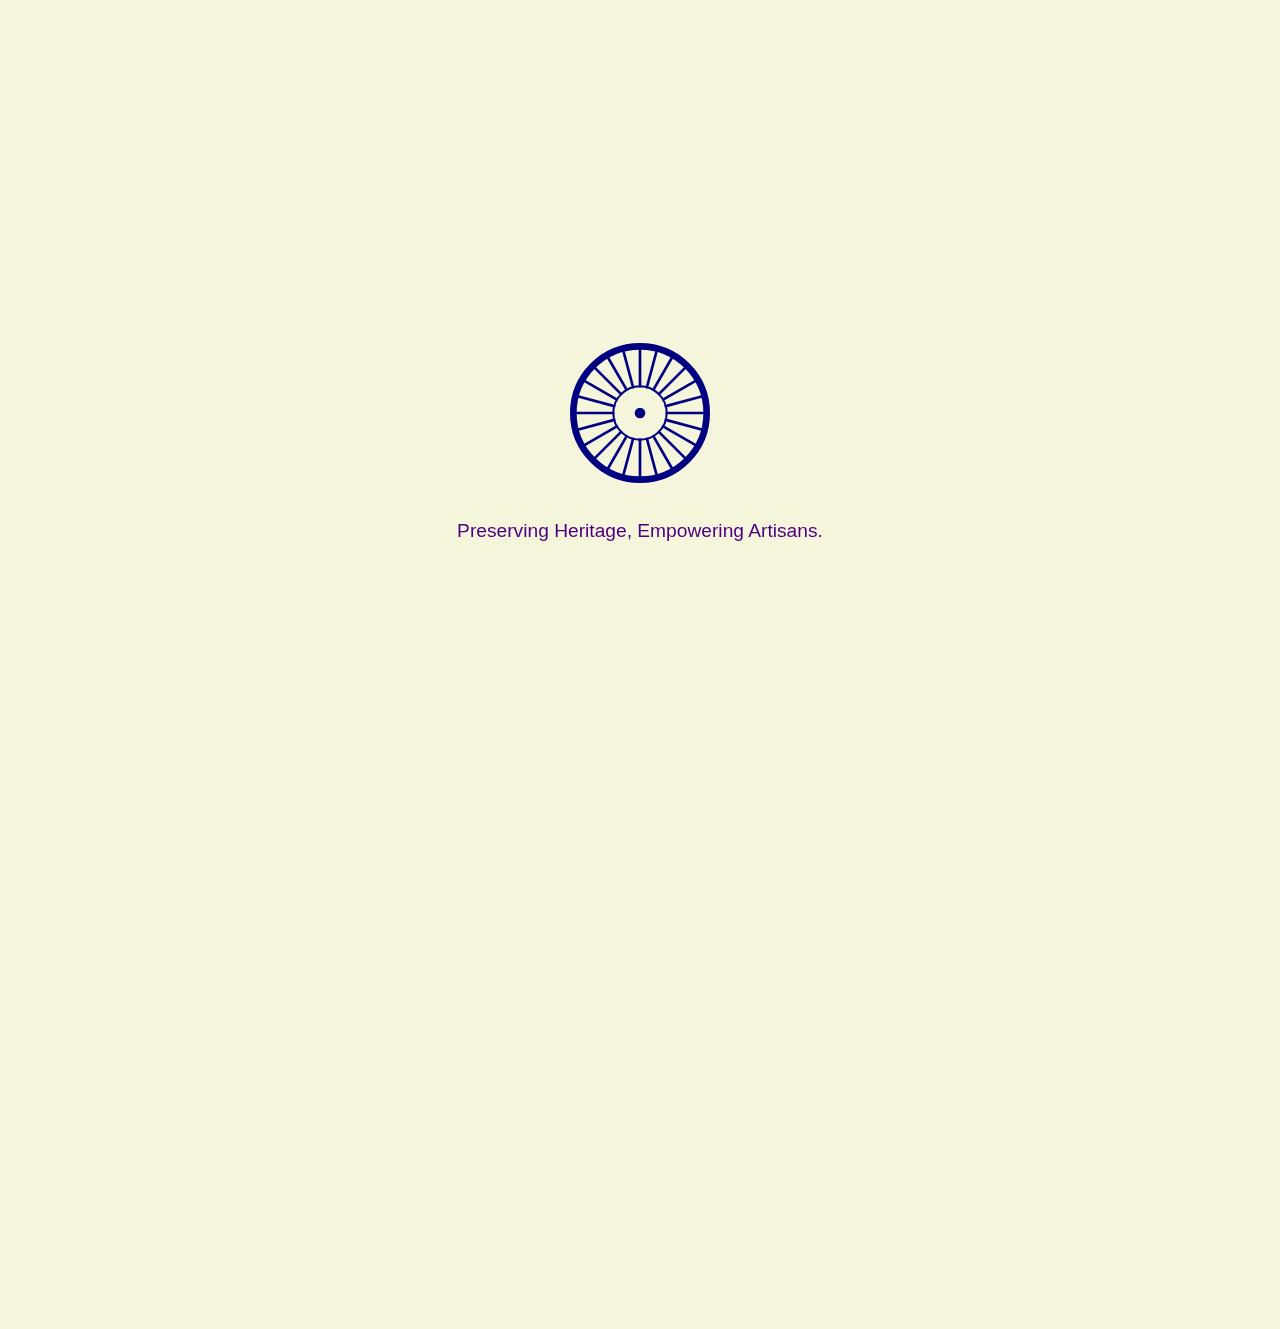
<file: index.html>
<!DOCTYPE html>
<html lang="en">
	<head>
		<meta charset="UTF-8" />
		<meta name="viewport" content="width=device-width, initial-scale=1.0" />
		<title>Digital Heritage Hub</title>
		<link rel="stylesheet" href="style.css" />
	</head>
	<body>
		<main id="app-container">
			<!-- VIEW 1: Splash Screen (Starts active) -->
			<div id="splash-screen" class="view active">
				<img
					src="assets/images/ashoka-chakra.svg"
					alt="Loading Heritage"
					class="chakra-spinner"
				/>
				<p class="tagline">Preserving Heritage, Empowering Artisans.</p>
			</div>

			<!-- VIEW 2: Welcome Text -->
			<div id="welcome-map" class="view">
				<img
					src="assets/images/map/india-aesthetic.png"
					alt="Map of India"
					class="welcome-map-bg"
				/>
				<h1 class="welcome-title">
					Welcome to the Rich Cultural Heritage of India
				</h1>
			</div>

			<!-- VIEW 3: Login Page -->
			<div id="login-page" class="view">
				<div class="form-container">
					<img
						src="assets/images/logo.png"
						alt="Heritage Hub Logo"
						class="login-logo"
					/>
					<h2>Login or Create Account</h2>
					<input type="email" placeholder="Email" />
					<input type="password" placeholder="Password" />
					<button class="cta-button" data-navigate-to="explore-page">
						Sign In
					</button>
					<a href="#" class="guest-link" data-navigate-to="explore-page"
						>Explore as Guest</a
					>
				</div>
			</div>

			<!-- VIEW 4: Explore Page (The Main App) -->
			<div id="explore-page" class="view">
				<div class="news-ticker-container">
					<div class="ticker-content">
						<span
							>Just In: Rajasthani Blue Pottery workshop announced! • Discover
							the lost art of Bidriware from Karnataka • Fun Fact: Madhubani art
							uses twigs, fingers, and matchsticks! • Experience the ancient art
							of Madhubani painting alongside contemporary techniques • Learn
							traditional block printing and modern fabric design • Explore the
							intricate world of Bidriware and metal craft artistry • Discover
							Rajasthani pottery and pottery-making traditions from across India
							• Dive into the world of Warli tribal art and geometric modern
							designs • Master the detailed strokes of Pattachitra painting with
							digital illustration techniques • Experience Kalamkari art
							alongside eco-friendly dyeing methods • Uncover the beauty of
							Channapatna toys with toy-making workshops for kids • Take a
							journey through Kerala’s murals and contemporary street art •
							Weave stories with Himachal shawls and contemporary weaving
							techniques •
						</span>
						<span
							>Just In: Rajasthani Blue Pottery workshop announced! • Discover
							the lost art of Bidriware from Karnataka • Fun Fact: Madhubani art
							uses twigs, fingers, and matchsticks! • Experience the ancient art
							of Madhubani painting alongside contemporary techniques • Learn
							traditional block printing and modern fabric design • Explore the
							intricate world of Bidriware and metal craft artistry • Discover
							Rajasthani pottery and pottery-making traditions from across India
							• Dive into the world of Warli tribal art and geometric modern
							designs • Master the detailed strokes of Pattachitra painting with
							digital illustration techniques • Experience Kalamkari art
							alongside eco-friendly dyeing methods • Uncover the beauty of
							Channapatna toys with toy-making workshops for kids • Take a
							journey through Kerala’s murals and contemporary street art •
							Weave stories with Himachal shawls and contemporary weaving
							techniques •
						</span>
					</div>
				</div>
				<div id="interactive-map-container">
					<!-- The interactive SVG map will be loaded here by JavaScript -->
				</div>
				<p id="map-prompt-text">Click on a state to view its art</p>
				<nav id="bottom-dock">
					<a href="#" class="dock-item" data-navigate-to="passport-page"
						><span>Passport</span></a
					>
					<div class="fab-container">
						<button id="fab-button">
							<img src="assets/images/logo.png" alt="Heritage Hub Menu" />
						</button>
						<div class="fab-options">
							<a href="pages/checkout/checkout.html" class="checkout-link"
								>Checkout</a
							>
							<a href="#">Settings</a><a href="#">Profile</a
							><a href="#">Logout</a>
						</div>
					</div>
					<a href="#" class="dock-item" data-navigate-to="community-hub"
						><span>Community</span></a
					>
				</nav>
			</div>

			<!-- VIEW 5: State Info Panel -->
			<div id="state-info-panel" class="panel">
				<button class="close-btn">&times;</button>
				<h2 id="panel-state-name"></h2>
				<p id="panel-state-description"></p>
				<audio id="panel-audio-player" controls></audio>
				<div id="panel-subtitles"></div>
				<button class="cta-button" data-navigate-to="artisan-story-page">
					Discover Artisans
				</button>
			</div>

			<!-- Other Core Views -->
			<div id="artisan-story-page" class="view">
				<button class="back-btn" data-navigate-to="explore-page">
					&larr; Back to Map
				</button>
				<h1>The Story of Madhubani</h1>
			</div>
			<div id="product-page" class="view">
				<button class="back-btn" data-navigate-to="artisan-story-page">
					&larr; Back to Story
				</button>
				<h1>Madhubani Paintings</h1>
				<div class="product-grid"></div>
			</div>
			<div id="passport-page" class="view">
				<button class="back-btn" data-navigate-to="explore-page">
					&larr; Back to Map
				</button>
				<h1>My Heritage Passport</h1>
			</div>
			<div id="community-hub" class="view">
				<button class="back-btn" data-navigate-to="explore-page">
					&larr; Back to Map
				</button>
				<h1>Workshops & Stories</h1>
			</div>
			<div id="fair-trade-page" class="view">
				<button class="back-btn" data-navigate-to="product-page">
					&larr; Back to Product
				</button>
				<h1>Our Fair Trade Promise</h1>
			</div>

			<!-- THE CART, CHECKOUT, and THANK YOU DIVS HAVE BEEN REMOVED -->
		</main>
		<script src="script.js"></script>
	</body>
</html>
</file>
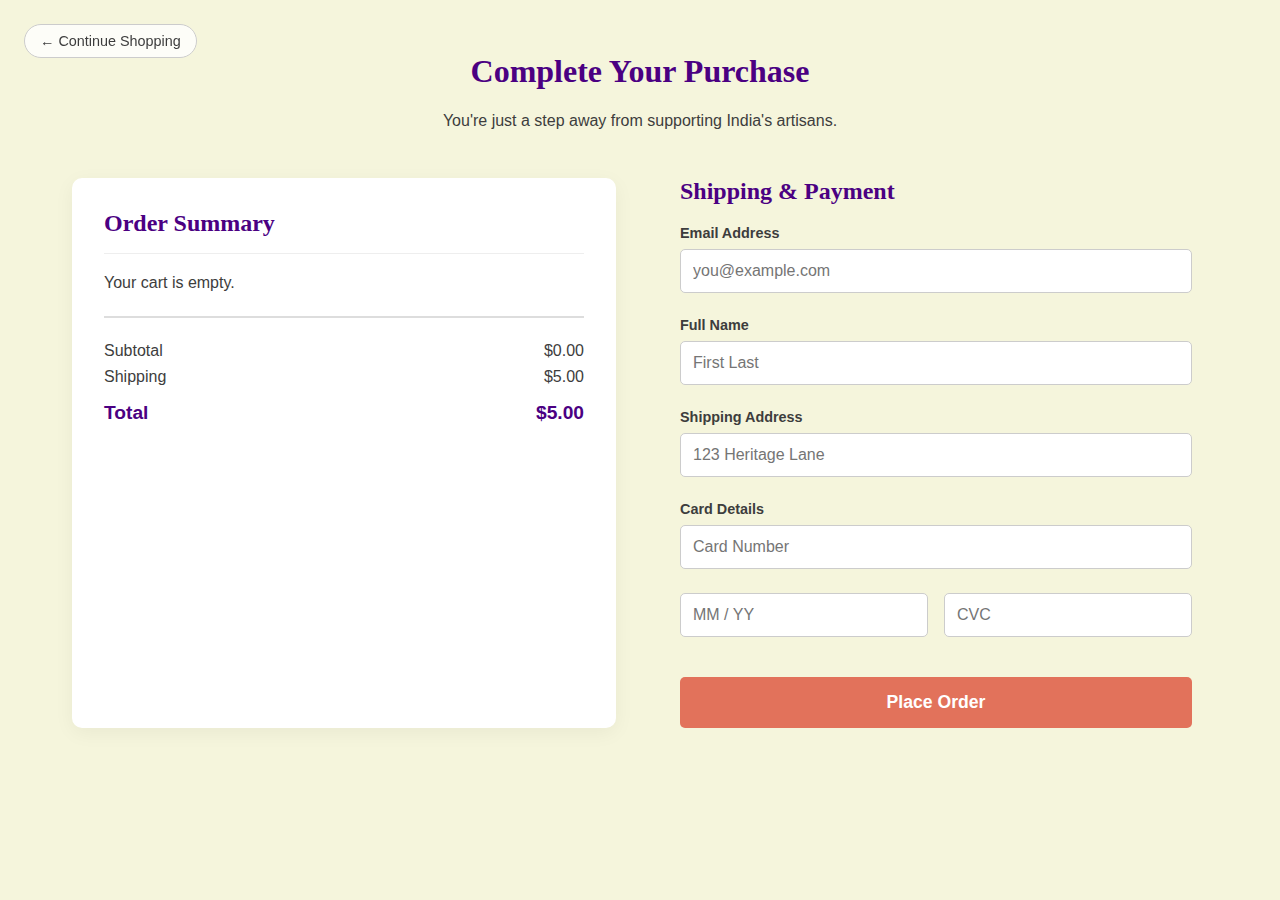
<file: pages/checkout/checkout.html>
<!DOCTYPE html>
<html lang="en">
	<head>
		<meta charset="UTF-8" />
		<meta name="viewport" content="width=device-width, initial-scale=1.0" />
		<title>Checkout - Digital Heritage Bazaar</title>
		<!-- Links to the global theme file for consistency -->
		<link rel="stylesheet" href="../../global.css" />
		<!-- Links to its own local stylesheet -->
		<link rel="stylesheet" href="checkout.css" />
	</head>
	<body>
		<div class="checkout-container">
			<!-- The back button should go to the last page the user was on.
             For now, we can link back to the main map as a safe default. -->
			<a href="../../index.html#explore" class="back-btn"
				>&larr; Continue Shopping</a
			>

			<header class="checkout-header">
				<h1>Complete Your Purchase</h1>
				<p>You're just a step away from supporting India's artisans.</p>
			</header>

			<main class="checkout-grid">
				<!-- Left Column: Order Summary -->
				<section class="order-summary">
					<h2>Order Summary</h2>
					<div id="cart-items-container">
						<!-- Cart items will be dynamically inserted here by checkout.js -->
						<p class="loading-text">Loading your cart...</p>
					</div>
					<div class="summary-totals">
						<div class="total-row">
							<span>Subtotal</span>
							<span id="subtotal-amount">$0.00</span>
						</div>
						<div class="total-row">
							<span>Shipping</span>
							<span>$5.00</span>
						</div>
						<div class="total-row grand-total">
							<span>Total</span>
							<span id="total-amount">$5.00</span>
						</div>
					</div>
				</section>

				<!-- Right Column: Customer & Payment Details -->
				<section class="customer-details">
					<h2>Shipping & Payment</h2>
					<form id="checkout-form">
						<label for="email">Email Address</label>
						<input
							type="email"
							id="email"
							name="email"
							placeholder="you@example.com"
							required
						/>

						<label for="name">Full Name</label>
						<input
							type="text"
							id="name"
							name="name"
							placeholder="First Last"
							required
						/>

						<label for="address">Shipping Address</label>
						<input
							type="text"
							id="address"
							name="address"
							placeholder="123 Heritage Lane"
							required
						/>

						<label for="card-details">Card Details</label>
						<input
							type="text"
							id="card-details"
							name="card-details"
							placeholder="Card Number"
							required
						/>

						<div class="form-row">
							<input type="text" placeholder="MM / YY" required />
							<input type="text" placeholder="CVC" required />
						</div>

						<button type="submit" class="cta-button place-order-btn">
							Place Order
						</button>
					</form>
				</section>
			</main>
		</div>

		<!-- Links to its own local script file -->
		<script src="checkout.js"></script>
	</body>
</html>
</file>
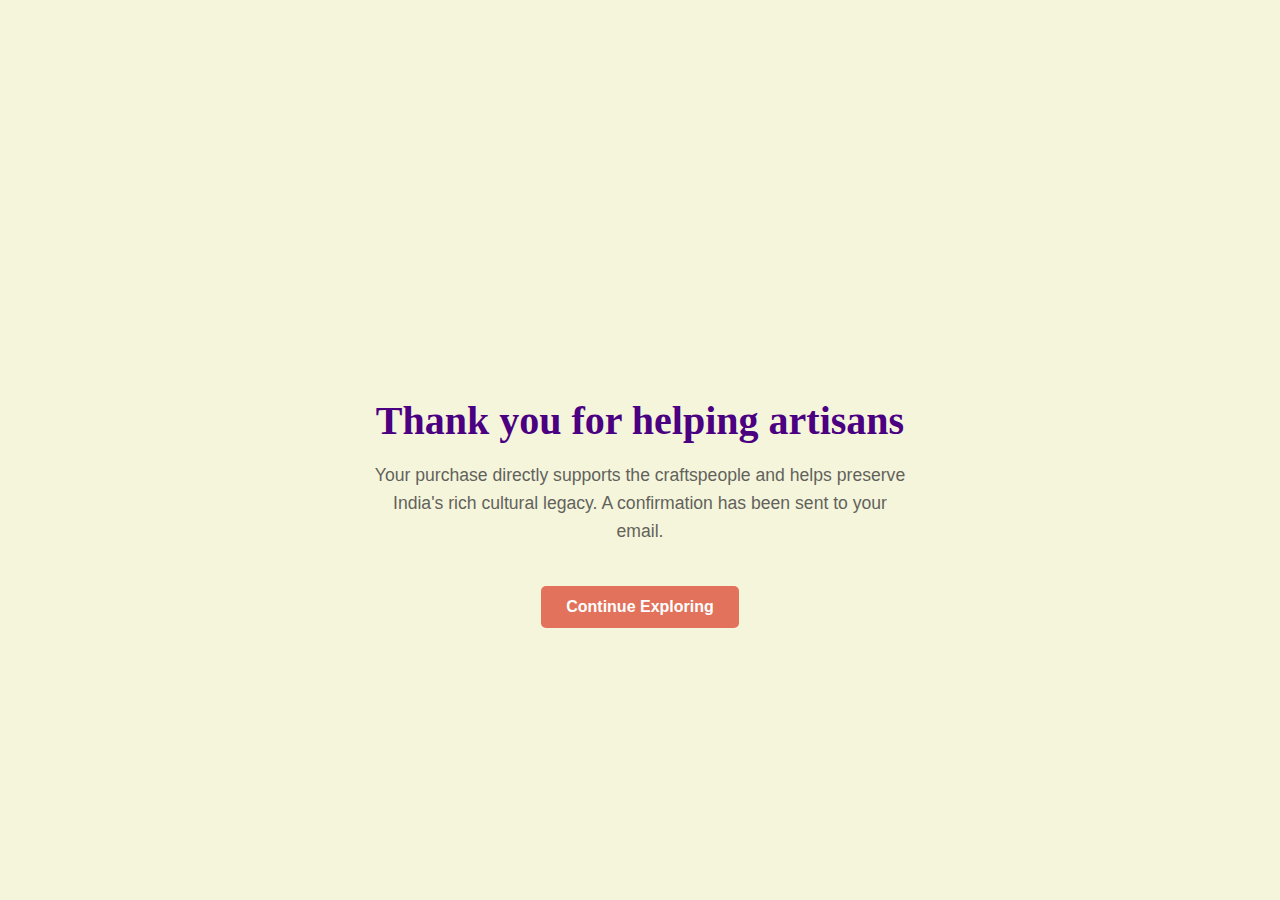
<file: pages/thankyou/thankyou.html>
<!DOCTYPE html>
<html lang="en">
	<head>
		<meta charset="UTF-8" />
		<meta name="viewport" content="width=device-width, initial-scale=1.0" />
		<title>Thank You! - Digital Heritage Bazaar</title>
		<!-- Links to the global theme for consistency -->
		<link rel="stylesheet" href="../../global.css" />
		<!-- Links to its own local stylesheet -->
		<link rel="stylesheet" href="thankyou.css" />
	</head>
	<body>
		<div class="thankyou-container">
			<div class="symbol-container">
				<!-- The old symbols are replaced with this single image tag -->
				<img
					src="../../assets/images/indiaflag.png"
					alt="Indian Flag"
					class="flag-icon"
				/>
			</div>

			<h1 class="main-message">Thank you for helping artisans</h1>
			<p class="sub-message">
				Your purchase directly supports the craftspeople and helps preserve
				India's rich cultural legacy. A confirmation has been sent to your
				email.
			</p>

			<a href="../../index.html#explore" class="cta-button"
				>Continue Exploring</a
			>
		</div>

		<!-- Links to its own local script file -->
		<script src="thankyou.js"></script>
	</body>
</html>
</file>
<file: style.css>
/* Import the global theme. This MUST be the first line. */
@import url("global.css");

/* ===================================================================== */
/* 2. CORE SPA MECHANICS & ANIMATIONS (Specific to index.html)         */
/* ===================================================================== */
body {
	overflow: hidden; /* Prevent scrolling on the main SPA container */
}

.view {
	position: absolute;
	top: 0;
	left: 0;
	width: 100%;
	height: 100%;
	display: flex;
	flex-direction: column;
	justify-content: center;
	align-items: center;
	padding: 2rem;
	opacity: 0;
	pointer-events: none;
	transition: opacity 0.5s ease-out;
}
.view.active {
	opacity: 1;
	pointer-events: auto;
	z-index: 1;
}
#splash-screen.active {
	z-index: 10;
}

@keyframes fadeInUp {
	from {
		opacity: 0;
		transform: translateY(20px);
	}
	to {
		opacity: 1;
		transform: translateY(0);
	}
}
@keyframes fadeOutUp {
	from {
		opacity: 1;
		transform: translateY(0);
	}
	to {
		opacity: 0;
		transform: translateY(-20px);
	}
}
.fade-in-up {
	animation: fadeInUp 0.5s ease-out forwards;
}
.fade-out-up {
	animation: fadeOutUp 0.5s ease-out forwards;
	z-index: 2;
}

/* ===================================================================== */
/* 3. STYLING FOR index.html VIEWS AND COMPONENTS                      */
/* ===================================================================== */

/* --- VIEW 1: Splash Screen --- */
#splash-screen .chakra-spinner {
	width: 150px;
	height: 150px;
	animation: spin 2.5s linear infinite;
}
@keyframes spin {
	from {
		transform: rotate(0deg);
	}
	to {
		transform: rotate(360deg);
	}
}
#splash-screen .tagline {
	margin-top: 2rem;
	font-size: 1.2rem;
	color: var(--color-indigo);
}

/* --- VIEW 2: Welcome Text --- */
#welcome-map {
	background-color: var(--color-indigo);
}
.welcome-map-bg {
	position: absolute;
	top: 0;
	left: 0;
	width: 100%;
	height: 100%;
	object-fit: cover;
	opacity: 0.15;
}
.welcome-title {
	position: relative;
	color: white;
	font-size: 3vw;
	text-align: center;
	padding: 0 5%;
	width: 90%;
}
.welcome-title span {
	display: inline-block;
	opacity: 0;
	transform: translateY(20px);
	margin-right: 0.25em;
	transition: opacity 0.6s ease, transform 0.6s ease;
}
.welcome-title.reveal span {
	opacity: 1;
	transform: translateY(0);
}

/* --- VIEW 3: Login Page --- */
.form-container {
	background: rgb(245, 245, 220);
	padding: 3rem;
	border-radius: 10px;
	box-shadow: 0 10px 30px rgba(0, 0, 0, 0.1);
	text-align: center;
	width: 90%;
	max-width: 400px;
}
.form-container input {
	display: block;
	width: 100%;
	padding: 12px;
	margin-bottom: 1rem;
	border: 1px solid #ccc;
	border-radius: 5px;
}
.guest-link {
	display: block;
	margin-top: 1rem;
	color: var(--color-terracotta);
}
.login-logo {
	height: 150px;
	width: auto;
	margin-bottom: 1.5rem;
}

/* --- VIEW 4: Explore Page --- */
#explore-page {
	justify-content: flex-start;
}
.news-ticker-container {
	position: absolute;
	top: 0;
	left: 0;
	width: 100%;
	background-color: var(--color-indigo);
	color: var(--color-mustard);
	padding: 10px 0;
	overflow: hidden;
	white-space: nowrap;
	box-shadow: 0 4px 10px rgba(0, 0, 0, 0.2);
	z-index: 5;
	font-family: var(--font-special);
}
.ticker-content {
	display: inline-block;
	padding-left: 100%;
	animation: scroll-left 250s linear infinite;
}
@keyframes scroll-left {
	0% {
		transform: translateX(0);
	}
	100% {
		transform: translateX(-100%);
	}
}
#interactive-map-container {
	width: 100%;
	max-width: 800px;
	margin: 0 auto;
	padding-top: 50px;
}
#interactive-map-container svg {
	width: 100%;
	height: auto;
}
#interactive-map-container svg path {
	fill: var(--color-terracotta);
	stroke: var(--color-ivory);
	stroke-width: 1.5px;
	transition: all 0.2s ease-in-out;
	cursor: pointer;
}
#interactive-map-container svg path:hover {
	fill: var(--color-mustard);
	transform: translateY(-2px);
}
#map-prompt-text {
	font-style: italic;
	color: var(--color-dark-text);
	opacity: 0.8;
	margin-top: 1rem;
	text-align: center;
}

/* --- VIEW 5: State Info Panel --- */
.panel {
	position: fixed;
	top: 0;
	right: -100%;
	width: 100%;
	max-width: 400px;
	height: 100vh;
	background-color: white;
	box-shadow: -5px 0 15px rgba(0, 0, 0, 0.2);
	padding: 2rem;
	z-index: 100;
	transition: right 0.5s ease-in-out;
	overflow-y: auto;
	display: block;
}
.panel.visible {
	right: 0;
}
.close-btn {
	position: absolute;
	top: 15px;
	right: 15px;
	font-size: 2rem;
	font-weight: bold;
	cursor: pointer;
	border: none;
	background: none;
	color: #aaa;
}
#panel-audio-player {
	width: 100%;
	margin-top: 1rem;
}
#panel-subtitles {
	margin-top: 1rem;
	padding: 1rem;
	background-color: #f0f0f0;
	border-radius: 5px;
	min-height: 50px;
	font-style: italic;
}

/* --- Floating Island Dock Navigation --- */
#bottom-dock {
	position: fixed;
	bottom: 20px;
	left: 50%;
	width: 90%;
	max-width: 380px;
	z-index: 1000;
	display: flex;
	justify-content: space-around;
	align-items: center;
	background-color: rgba(255, 255, 255, 0.9);
	backdrop-filter: blur(10px);
	-webkit-backdrop-filter: blur(10px);
	padding: 10px;
	border-radius: 30px;
	box-shadow: 0 10px 30px rgba(0, 0, 0, 0.15);
	visibility: hidden;
	opacity: 0;
	transform: translateX(-50%) translateY(20px);
	transition: opacity 0.4s ease, transform 0.4s ease;
}
#explore-page.active #bottom-dock {
	visibility: visible;
	opacity: 1;
	transform: translateX(-50%) translateY(0);
}
.dock-item {
	display: flex;
	justify-content: center;
	align-items: center;
	text-decoration: none;
	color: var(--color-indigo);
	font-size: 0.9rem;
	font-weight: 600;
	transition: transform 0.2s ease;
	font-family: var(--font-special);
}
.dock-item:hover {
	transform: scale(1.1);
}
.fab-container {
	position: relative;
	display: flex;
	justify-content: center;
}
#fab-button {
	width: 80px;
	height: 80px;
	border-radius: 50%;
	background: var(--color-indigo);
	border: none;
	box-shadow: 0 5px 15px rgba(0, 0, 0, 0.2);
	display: flex;
	justify-content: center;
	align-items: center;
	cursor: pointer;
	transform: translateY(-35px);
	transition: transform 0.3s cubic-bezier(0.34, 1.56, 0.64, 1);
}
#fab-button:hover {
	transform: translateY(-35px) scale(1.1);
}
#fab-button img {
	width: 60px;
	height: auto;
}
#fab-button.active {
	transform: translateY(-35px) rotate(45deg);
}
.fab-options {
	position: absolute;
	bottom: 95px;
	display: flex;
	flex-direction: column;
	align-items: center;
	gap: 10px;
	opacity: 0;
	visibility: hidden;
	transform: translateY(10px);
	transition: all 0.3s ease;
}
.fab-options.active {
	opacity: 1;
	visibility: visible;
	transform: translateY(0);
}
.fab-options a {
	display: block;
	padding: 8px 16px;
	background: white;
	color: var(--color-indigo);
	text-decoration: none;
	border-radius: 20px;
	box-shadow: 0 4px 12px rgba(0, 0, 0, 0.1);
	white-space: nowrap;
}

/* ===================================================================== */
/* 5. MOBILE RESPONSIVENESS (MEDIA QUERIES)                            */
/* ===================================================================== */
@media (max-width: 768px) {
	.view {
		padding: 1rem;
	}
	h1,
	.welcome-title {
		font-size: 1.8rem;
	}
	h2 {
		font-size: 1.4rem;
	}
	p {
		font-size: 0.95rem;
	}
	.welcome-title {
		font-size: 8vw;
	}
	.form-container {
		width: 100%;
		padding: 2rem;
	}
	.panel {
		width: 90%;
		max-width: none;
	}
	.back-btn {
		top: 1rem;
		left: 1rem;
		padding: 6px 12px;
	}
	.product-grid {
		grid-template-columns: 1fr;
	}
}
</file>
<file: global.css>
/* ===================================================================== */
/* 1. GLOBAL STYLES & VARIABLES - The theme for the entire project      */
/* ===================================================================== */
:root {
	--color-terracotta: #e2725b;
	--color-indigo: #4b0082;
	--color-mustard: #ffb347;
	--color-ivory: #f5f5dc;
	--color-dark-text: #3d3d3d;
	--font-main: -apple-system, BlinkMacSystemFont, "Segoe UI", Roboto, Helvetica,
		Arial, sans-serif;
	--font-heading: "Georgia", "Times New Roman", serif;
	--font-special: "Merriweather", "Georgia", serif;
}

html,
body {
	margin: 0;
	padding: 0;
	font-family: var(--font-main);
	background-color: var(--color-ivory);
	color: var(--color-dark-text);
	overflow-x: hidden;
	height: 100%;
}

* {
	box-sizing: border-box;
}

h1,
h2,
h3,
h4 {
	font-family: var(--font-heading);
	color: var(--color-indigo);
}

@keyframes fadeIn {
	from {
		opacity: 0;
	}
	to {
		opacity: 1;
	}
}

/* ===================================================================== */
/* 2. REUSABLE COMPONENTS - Used across multiple pages                 */
/* ===================================================================== */

.cta-button {
	background-color: var(--color-terracotta);
	color: white;
	padding: 12px 25px;
	border: none;
	border-radius: 5px;
	font-size: 1rem;
	font-weight: bold;
	cursor: pointer;
	text-decoration: none;
	display: inline-block;
	transition: background-color 0.3s, transform 0.3s;
}
.cta-button:hover {
	background-color: #d1614a;
	transform: translateY(-2px);
}

.back-btn {
	position: absolute;
	top: 1.5rem;
	left: 1.5rem;
	background-color: rgba(255, 255, 255, 0.8);
	backdrop-filter: blur(5px);
	border: 1px solid #ccc;
	padding: 8px 15px;
	border-radius: 20px;
	cursor: pointer;
	font-size: 0.9rem;
	z-index: 10;
	text-decoration: none;
	color: var(--color-dark-text);
}
</file>
<file: pages/checkout/checkout.css>
/* This file only contains styles specific to the checkout page.
   The main theme is handled by global.css, linked in the HTML. */

body {
	animation: fadeIn 1s ease-in-out;
}

.checkout-container {
	max-width: 1200px;
	margin: 0 auto;
	padding: 2rem;
}

.checkout-header {
	text-align: center;
	margin-bottom: 3rem;
}

.checkout-grid {
	display: grid;
	grid-template-columns: 1fr; /* Single column on mobile */
	gap: 3rem;
}

/* On larger screens, switch to a two-column layout */
@media (min-width: 900px) {
	.checkout-grid {
		grid-template-columns: 1fr 1fr;
	}
}

/* --- Order Summary (Left Column) --- */
.order-summary {
	background: #fff;
	padding: 2rem;
	border-radius: 10px;
	box-shadow: 0 5px 20px rgba(0, 0, 0, 0.05);
}

.order-summary h2 {
	margin-top: 0;
	padding-bottom: 1rem;
	border-bottom: 1px solid #eee;
}

#cart-items-container .loading-text {
	text-align: center;
	color: #888;
	padding: 2rem 0;
}

.cart-item {
	display: flex;
	justify-content: space-between;
	align-items: center;
	padding: 1rem 0;
	border-bottom: 1px solid #eee;
}
.cart-item-details h4 {
	margin: 0 0 5px 0;
	font-size: 1rem;
	color: var(--color-dark-text);
}
.cart-item-details p {
	margin: 0;
	font-size: 0.9rem;
	color: #888;
}
.cart-item-price {
	font-weight: bold;
	color: var(--color-dark-text);
}

.summary-totals {
	margin-top: 1.5rem;
	padding-top: 1.5rem;
	border-top: 2px solid #ddd;
}
.total-row {
	display: flex;
	justify-content: space-between;
	margin-bottom: 0.5rem;
}
.grand-total {
	font-size: 1.2rem;
	font-weight: bold;
	margin-top: 1rem;
}
.grand-total span {
	color: var(--color-indigo);
}

/* --- Customer Details (Right Column) --- */
.customer-details {
	padding: 0 1rem;
}

.customer-details h2 {
	margin-top: 0;
}

#checkout-form label {
	display: block;
	margin-bottom: 0.5rem;
	font-weight: bold;
	font-size: 0.9rem;
}
#checkout-form input {
	width: 100%;
	padding: 12px;
	margin-bottom: 1.5rem;
	border: 1px solid #ccc;
	border-radius: 5px;
	font-size: 1rem;
}
.form-row {
	display: flex;
	gap: 1rem;
}
.place-order-btn {
	width: 100%;
	padding: 15px;
	font-size: 1.1rem;
	margin-top: 1rem;
}
</file>
<file: pages/thankyou/thankyou.css>
/* Import the global theme. The path goes up 2 directories to the root. */
@import url("../../global.css");

body {
	display: flex;
	justify-content: center;
	align-items: center;
	min-height: 100vh;
	animation: fadeIn 1s ease-in-out;
}

.thankyou-container {
	text-align: center;
	max-width: 600px;
	padding: 2rem;
}

.main-message {
	font-size: 2.5rem;
	margin-bottom: 1rem;
}

.sub-message {
	font-size: 1.1rem;
	line-height: 1.6;
	color: var(--color-dark-text);
	opacity: 0.8;
	margin-bottom: 2.5rem;
}

/* --- NEW India Flag Symbol Style --- */
.symbol-container {
	margin-bottom: 2.5rem;
}

.flag-icon {
	width: 120px;
	height: auto;
	opacity: 0; /* Hidden by default, animation makes it visible */
	/* This animation makes the flag pop into view */
	animation: popIn 0.8s ease-out 0.2s forwards;
}

/* Keyframes define the animation steps */
@keyframes popIn {
	from {
		opacity: 0;
		transform: scale(0.5);
	}
	to {
		opacity: 1;
		transform: scale(1);
	}
}

@media (max-width: 768px) {
	.main-message {
		font-size: 2rem;
	}
}
</file>
